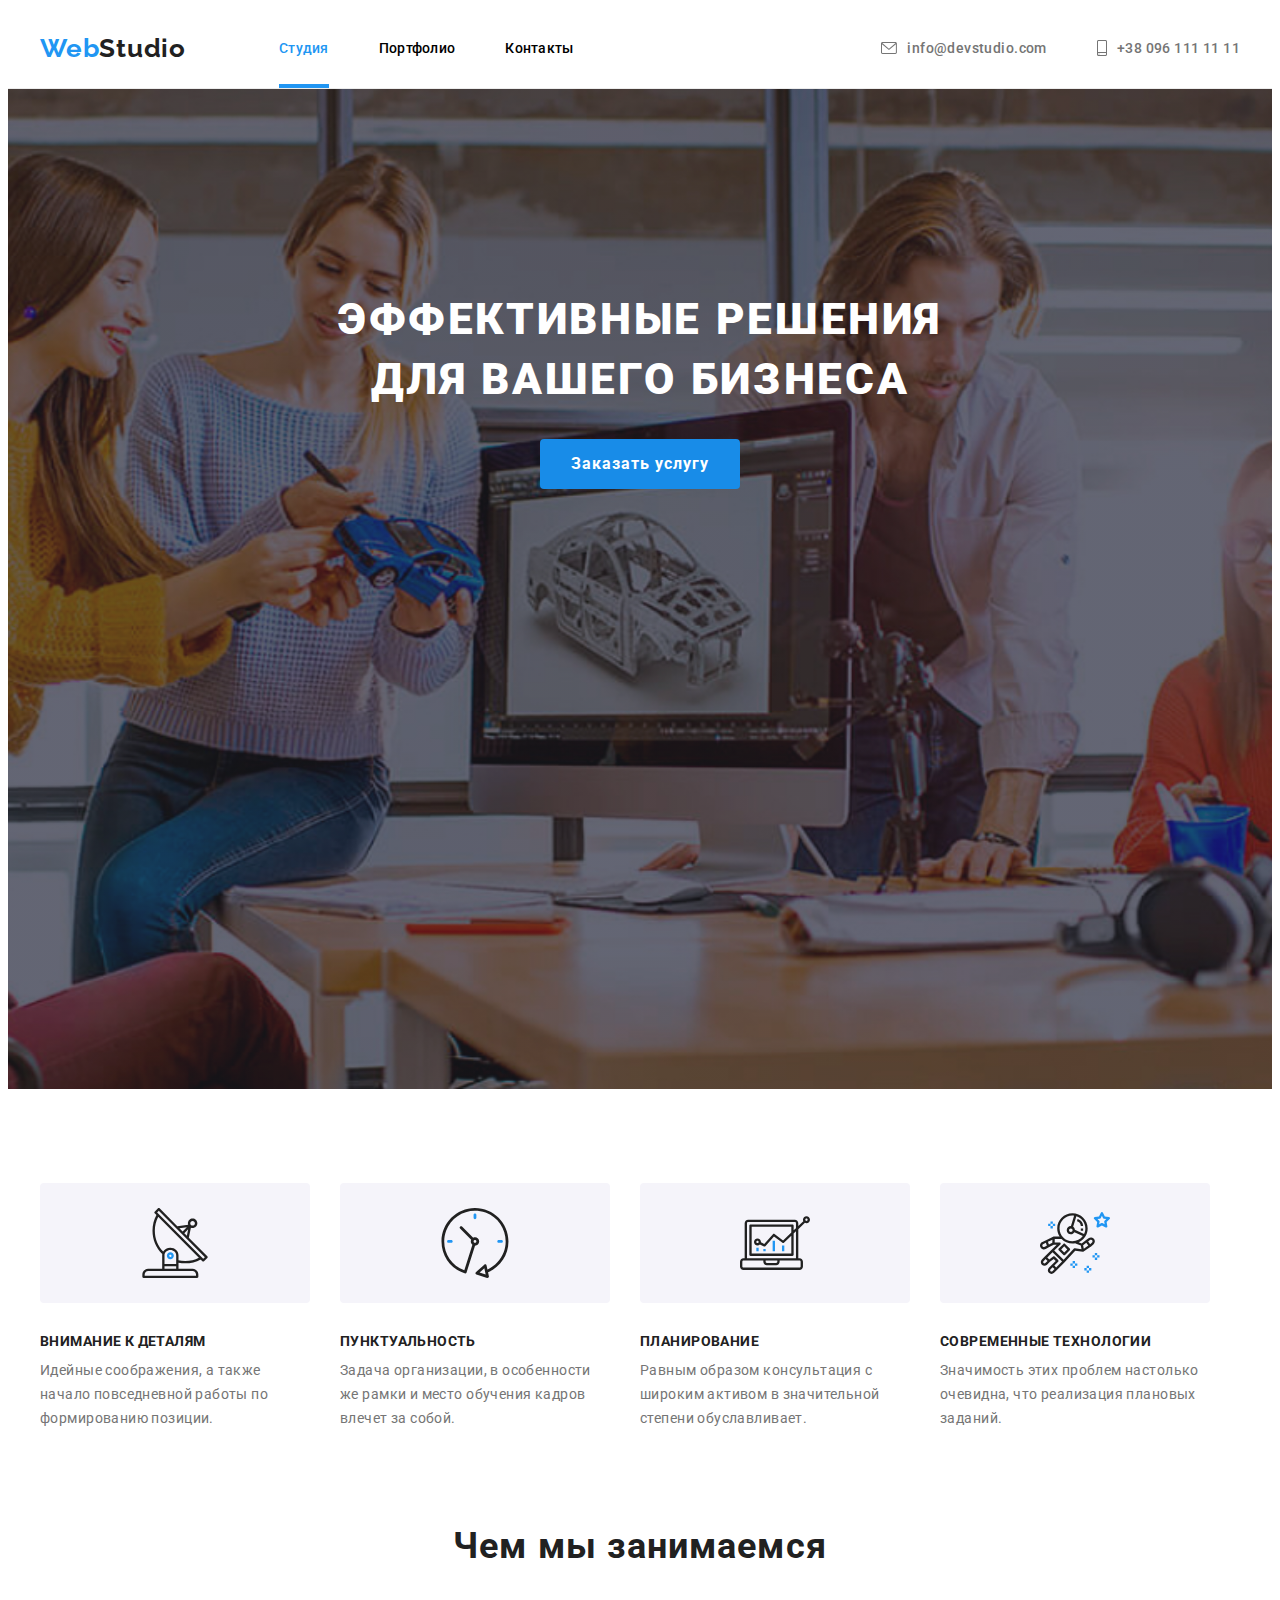
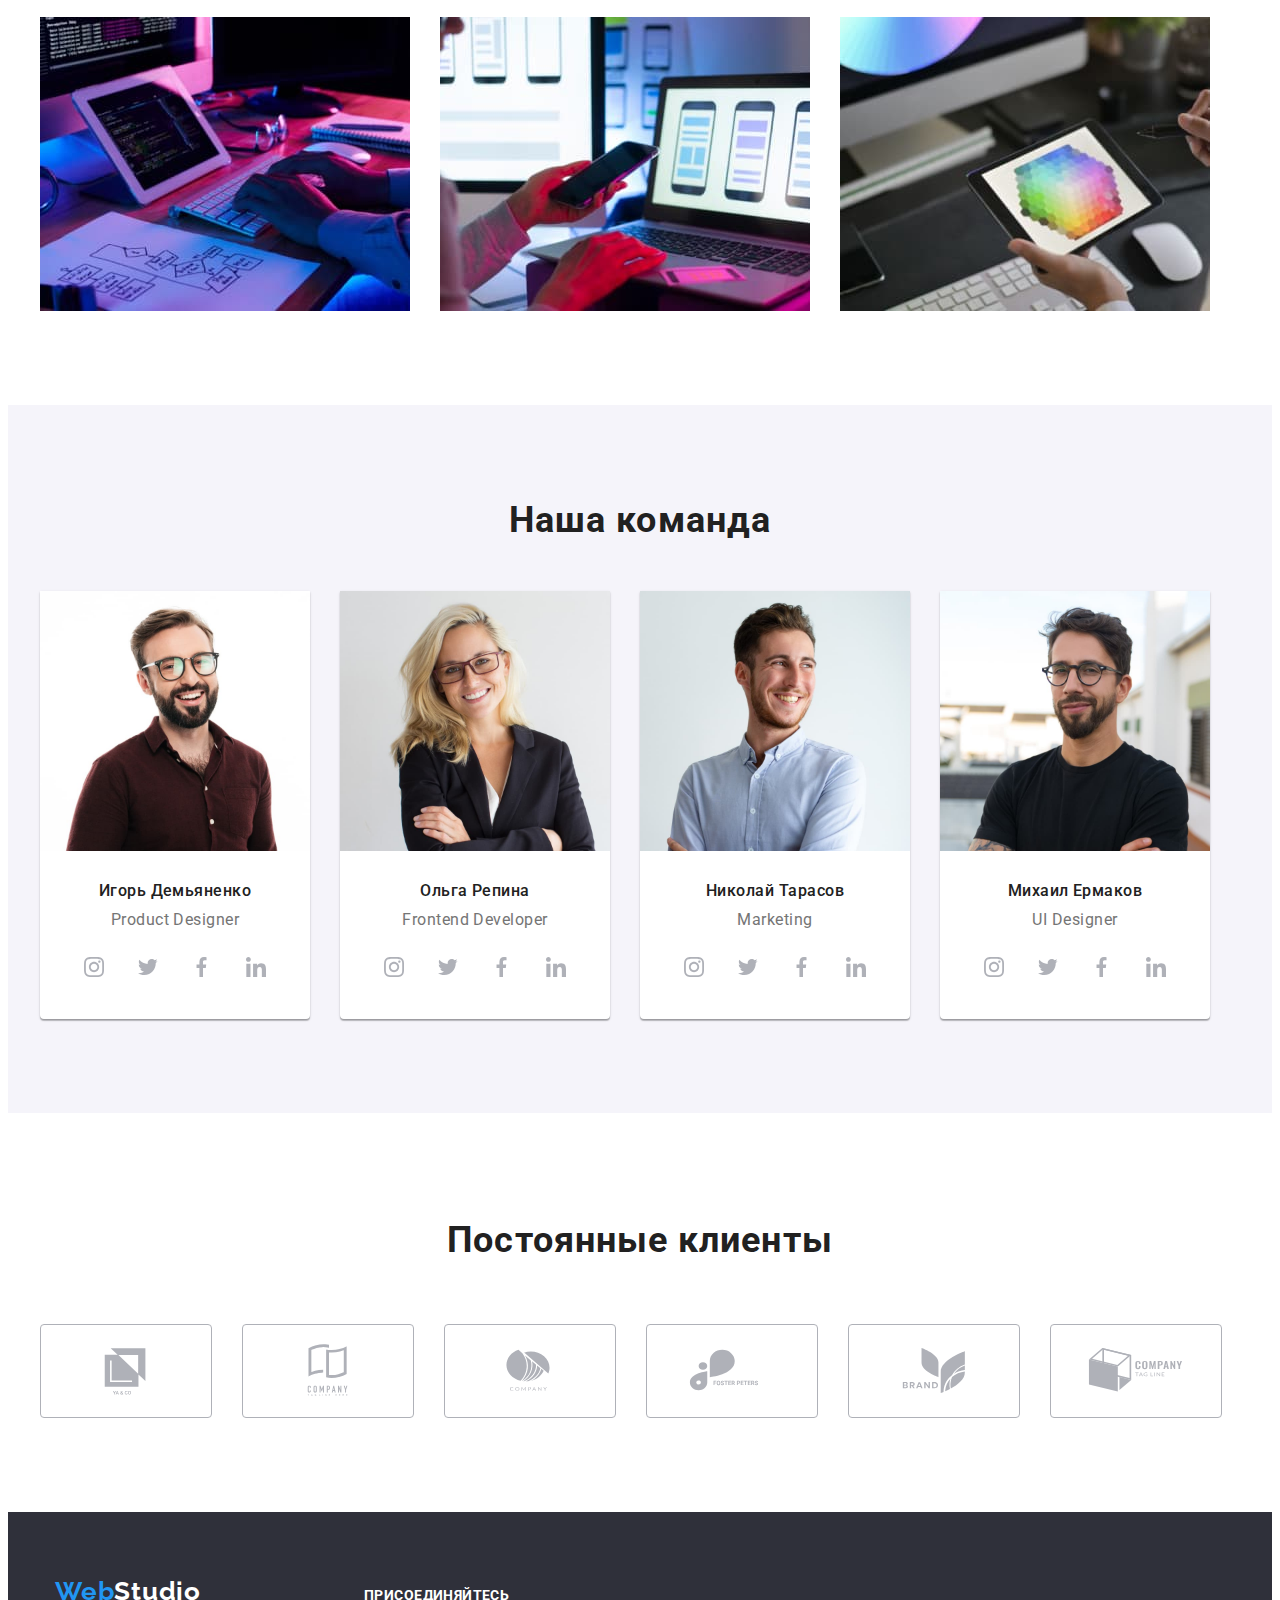
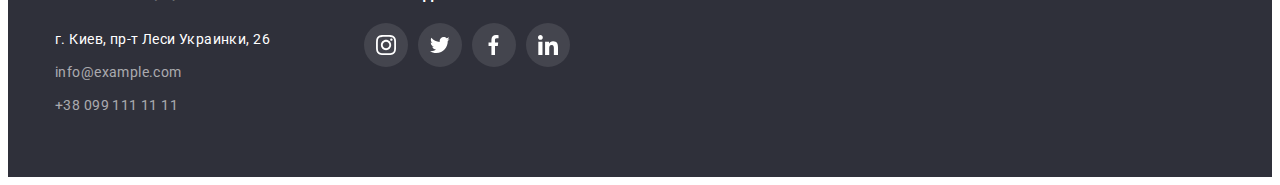
<file: index.html>
<!DOCTYPE html>
<html lang="en">
<head>
    <meta charset="UTF-8">
    <meta http-equiv="X-UA-Compatible" content="IE=edge">
    <meta name="viewport" content="width=device-width, initial-scale=1.0">
    <title>Document</title>
    <link rel="preconnect" href="https://fonts.googleapis.com">
    <link rel="preconnect" href="https://fonts.gstatic.com" crossorigin>
    <link href="https://fonts.googleapis.com/css2?family=Raleway:wght@700&family=Roboto:ital,wght@0,400;0,500;0,900;1,700&display=swap" rel="stylesheet"> 
    <link rel="stylesheet" href="https://cdnjs.cloudflare.com/ajax/libs/modern-normalize/1.1.0/modern-normalize.min.css" integrity="sha512-wpPYUAdjBVSE4KJnH1VR1HeZfpl1ub8YT/NKx4PuQ5NmX2tKuGu6U/JRp5y+Y8XG2tV+wKQpNHVUX03MfMFn9Q==" crossorigin="anonymous" referrerpolicy="no-referrer" />
    <link rel="stylesheet" href="./css/styles.css"/>
</head>
<body>
<header>
   <div class="container header-container">
     <a href="./index.html" class="logo-web">Web<span class="logo-studio">Studio</span></a>
     <nav class="nav">
       <ul class="nav-list list">
         <li class="nav-item"><a href="./index.html" class="nav-link current">Студия</a></li>
         <li class="nav-item"><a href="./portfolio.html" class="nav-link">Портфолио</a></li>
         <li class="nav-item"><a href="" class="nav-link">Контакты</a></li>
       </ul>
     </nav>   
      <ul class="header-contact-list list">
        <li class="header-contact-items">
          <a href="mailto:info@devstudio.com" class="header-contact-link">
            <svg class="icon mail"> 
            <use href="./images/hw4/svg/symbol-defs.svg#icon-mail"></use>
            </svg>
            info@devstudio.com</a>
        </li>
        <li class="header-contact-items">
          <a href="tel:+380961111111" class="header-contact-link">
            <svg  class="icon smartphone">
            <use href="./images/hw4/svg/symbol-defs.svg#icon-smartphone"></use>
        </svg>+38 096 111 11 11</a>
    </li>
      </ul>
   </div>
</header>
<main>
    <section class="hero">
       <div class="container hero-container">
         <h1 class="hero-title">Эффективные решения для вашего бизнеса</h1>
        <button type="button" class="take-to-work-btn" data-modal-open>Заказать услугу</button>
       </div>
    </section>
    <section class="credo-block section">
        <div class="container">
            <h2 class="visually-hidden">Наше кредо</h2>
        <ul class="credo-list list">
            <li class="credo-items">
                <div class="credo-box-icon">
                    <svg class="icon-credo">
                        <use href="./images/hw4/svg/credoSVG.svg#icon-spytnik" class="spytnik">
                        </use>
                    </svg>
                </div>
                <h3 class="credo-names">Внимание к деталям</h3>
                <p class="credo-text">Идейные соображения, а также начало повседневной работы по формированию позиции.</p>
            </li>
            <li class="credo-items">
                <div class="credo-box-icon">
                    <svg class="icon-credo">
                        <use href="./images/hw4/svg/credoSVG.svg#icon-clock" class="spytnik">
                        </use>
                    </svg>
                </div>
                <h3 class="credo-names">Пунктуальность</h3>
                <p class="credo-text">Задача организации, в особенности же рамки и место обучения кадров влечет за собой.</p>
            </li>
            <li class="credo-items">
                <div class="credo-box-icon">
                    <svg class="icon-credo diagram">
                        <use href="./images/hw4/svg/credoSVG.svg#icon-diagram" class="spytnik">
                        </use>
                    </svg>
                </div>
                <h3 class="credo-names">Планирование</h3>
                <p class="credo-text">Равным образом консультация с широким активом в значительной степени обуславливает.</p>
            </li>
            <li class="credo-items">
                <div class="credo-box-icon">
                    <svg class="icon-credo astronaut">
                        <use href="./images/hw4/svg/credoSVG.svg#icon-astronaut" class="spytnik">
                        </use>
                    </svg>
                </div>
                <h3 class="credo-names">Современные технологии</h3>
                <p class="credo-text">Значимость этих проблем настолько очевидна, что реализация плановых заданий.</p>
            </li>
        </ul>
        </div>
    </section>
    <section class="what-we-do-block section">
        <div class="container">
            <h2 class="title-h2">Чем мы занимаемся</h2>
           <ul class="what-we-do-list list">
            <li class="what-we-do-items">
            <img src="./images/hw1/type_on_computer.jpg" alt="type on computer" width="370" height="294">
            </li>
            <li class="what-we-do-items">
            <img src="./images/hw1/visualisation_on_mobile.jpg" alt="visualisation on mobile" width="370" height="294">
            </li>
            <li class="what-we-do-items"><img src="./images/hw1/colors_on_tab.jpg" alt="colors on tab" width="370" height="294"></li>
           </ul>       
        </div>
    </section>
    <section class="team-block section">
        <div class="container">
            <h2 class="title-h2">Наша команда</h2>
        <ul class="team-list list">
            <li class="team-items">
                <img src="./images/hw1/Igor_Demjanenko.jpg" alt="Igor Demjanenko photo" width="270" height="260">
                <div class="team-text">
                    <h3 class="team-name">Игорь Демьяненко</h3>
                    <p class="team-position">Product Designer</p>
                    <ul class="social-list list">
                        <li class="social-link-items">
                            <a href="" class="social-link">
                             <svg class="social-icon">
                                <use href="./images/hw4/svg/symbol-defs.svg#icon-instagram"></use>
                             </svg>
                            </a>
                        </li>
                        <li class="social-link-items">
                            <a href="" class="social-link">
                             <svg class="social-icon">
                                <use href="./images/hw4/svg/symbol-defs.svg#icon-twitter"></use>
                             </svg>
                            </a>
                        </li>
                        <li class="social-link-items">
                            <a href="" class="social-link">
                             <svg class="social-icon">
                                <use href="./images/hw4/svg/symbol-defs.svg#icon-facebook-1"></use>
                             </svg>
                            </a>
                        </li>
                        <li class="social-link-items">
                            <a href="" class="social-link">
                             <svg class="social-icon">
                                <use href="./images/hw4/svg/symbol-defs.svg#icon-linkedin-1-1"></use>
                             </svg>
                            </a>
                        </li>
                    </ul>
                </div>
            </li>
            <li class="team-items">
                <img src="./images/hw1/Olga_Rolina.jpg" alt="Olga Rolina photo" width="270" height="260">
                <div class="team-text">
                    <h3 class="team-name" >Ольга Репина</h3>
                    <p class="team-position">Frontend Developer</p>
                    <ul class="social-list list">
                        <li class="social-link-items">
                            <a href="" class="social-link">
                             <svg class="social-icon">
                                <use href="./images/hw4/svg/symbol-defs.svg#icon-instagram"></use>
                             </svg>
                            </a>
                        </li>
                        <li class="social-link-items">
                            <a href="" class="social-link">
                             <svg class="social-icon">
                                <use href="./images/hw4/svg/symbol-defs.svg#icon-twitter"></use>
                             </svg>
                            </a>
                        </li>
                        <li class="social-link-items">
                            <a href="" class="social-link">
                             <svg class="social-icon">
                                <use href="./images/hw4/svg/symbol-defs.svg#icon-facebook-1"></use>
                             </svg>
                            </a>
                        </li>
                        <li class="social-link-items">
                            <a href="" class="social-link">
                             <svg class="social-icon">
                                <use href="./images/hw4/svg/symbol-defs.svg#icon-linkedin-1-1"></use>
                             </svg>
                            </a>
                        </li>
                    </ul>
                </div>
            </li>
            <li class="team-items">
                <img src="./images/hw1/Nikolya_Tarasov.jpg" alt="Nikolya Tarasov photo" width="270" height="260">
                <div class="team-text">
                    <h3 class="team-name">Николай Тарасов</h3>
                    <p class="team-position">Marketing</p>
                    <ul class="social-list list">
                        <li class="social-link-items">
                            <a href="" class="social-link">
                             <svg class="social-icon">
                                <use href="./images/hw4/svg/symbol-defs.svg#icon-instagram"></use>
                             </svg>
                            </a>
                        </li>
                        <li class="social-link-items">
                            <a href="" class="social-link">
                             <svg class="social-icon">
                                <use href="./images/hw4/svg/symbol-defs.svg#icon-twitter"></use>
                             </svg>
                            </a>
                        </li>
                        <li class="social-link-items">
                            <a href="" class="social-link">
                             <svg class="social-icon">
                                <use href="./images/hw4/svg/symbol-defs.svg#icon-facebook-1"></use>
                             </svg>
                            </a>
                        </li>
                        <li class="social-link-items">
                            <a href="" class="social-link">
                             <svg class="social-icon">
                                <use href="./images/hw4/svg/symbol-defs.svg#icon-linkedin-1-1"></use>
                             </svg>
                            </a>
                        </li>
                    </ul>
                </div>
            </li>
            <li class="team-items">
                <img src="./images/hw1/Michael_Ermakov.jpg" alt="Michael Ermakov photo" width="270" height="260">
                <div class="team-text">
                    <h3 class="team-name">Михаил Ермаков</h3>
                    <p class="team-position">UI Designer</p>
                   <ul class="social-list list">
                        <li class="social-link-items">
                            <a href="" class="social-link">
                             <svg class="social-icon">
                                <use href="./images/hw4/svg/symbol-defs.svg#icon-instagram"></use>
                             </svg>
                            </a>
                        </li>
                        <li class="social-link-items">
                            <a href="" class="social-link">
                             <svg class="social-icon">
                                <use href="./images/hw4/svg/symbol-defs.svg#icon-twitter"></use>
                             </svg>
                            </a>
                        </li>
                        <li class="social-link-items">
                            <a href="" class="social-link">
                             <svg class="social-icon">
                                <use href="./images/hw4/svg/symbol-defs.svg#icon-facebook-1"></use>
                             </svg>
                            </a>
                        </li>
                        <li class="social-link-items">
                            <a href="" class="social-link">
                             <svg class="social-icon">
                                <use href="./images/hw4/svg/symbol-defs.svg#icon-linkedin-1-1"></use>
                             </svg>
                            </a>
                        </li>
                    </ul>
                </div>
            </li>
        </ul>
        </div>
    </section>
    <section class="section">
        <div class="container">
            <h2 class="h2-clients">Постоянные клиенты</h2>
            <ul class="clients-list">
                <li class="clients-items"><a href="" class="client-link">
                    <svg class="clients-icon">
                        <use href="./images/hw4/svg/symbol-defs.svg#icon-compani1">
                        </use>
                    </svg>
                </a></li>
                <li class="clients-items"><a href="" class="client-link">
                    <svg class="clients-icon">
                        <use href="./images/hw4/svg/symbol-defs.svg#icon-compani2">
                        </use>
                    </svg>
                </a></li>
                <li class="clients-items"><a href="" class="client-link">
                    <svg class="clients-icon">
                        <use href="./images/hw4/svg/symbol-defs.svg#icon-compani3">
                        </use>
                    </svg>
                </a></li>
                <li class="clients-items"><a href="" class="client-link">
                    <svg class="clients-icon">
                        <use href="./images/hw4/svg/symbol-defs.svg#icon-compani4">
                        </use>
                    </svg>
                </a></li>
                <li class="clients-items"><a href="" class="client-link">
                    <svg class="clients-icon">
                        <use href="./images/hw4/svg/symbol-defs.svg#icon-compani5">
                        </use>
                    </svg>
                </a></li>
                <li class="clients-items"><a href="" class="client-link">
                    <svg class="clients-icon">
                        <use href="./images/hw4/svg/symbol-defs.svg#icon-compani6">
                        </use>
                    </svg>
                </a></li>
            </ul>
        </div>
    </section>
</main>
<footer>
    <div class="container footer-conteiner">
        <div class="address">
            <a href="./index.html" class="logo-web-footer">Web<span class="logo-studio-footer">Studio</span></a> 
     <address class="addres-footer">
         <ul class="address-list list">
            <li class="address-items">
                <a href="https://goo.gl/maps/Pk6M8Hwn7Ymns1E6A" target="_blank" rel="noopener, nofollow" class="address-map">г. Киев, пр-т Леси Украинки, 26</a>
            </li>
            <li class="address-items">
                <a href="mailto:info@example.com" class="address-mail">info@example.com</a>
            </li>
            <li class="address-items">
                <a href="tel:+380991111111" class="address-tel">+38 099 111 11 11</a>
            </li>
        </ul>
     </address>
        </div>
      <div class="join-us">
        <h3 class="h3-footer">Присоединяйтесь</h3>
        <ul class="social-list-footer list">
            <li class="social-link-items-footer">
                <a href="" class="social-link-footer">
                 <svg class="social-icon-footer">
                    <use href="./images/hw4/svg/symbol-defs.svg#icon-instagram"></use>
                 </svg>
                </a>
            </li>
            <li class="social-link-items-footer">
                <a href="" class="social-link-footer">
                 <svg class="social-icon-footer">
                    <use href="./images/hw4/svg/symbol-defs.svg#icon-twitter"></use>
                 </svg>
                </a>
            </li>
            <li class="social-link-items-footer">
                <a href="" class="social-link-footer">
                 <svg class="social-icon-footer">
                    <use href="./images/hw4/svg/symbol-defs.svg#icon-facebook-1"></use>
                 </svg>
                </a>
            </li>
            <li class="social-link-items-footer">
                <a href="" class="social-link-footer">
                 <svg class="social-icon-footer">
                    <use href="./images/hw4/svg/symbol-defs.svg#icon-linkedin-1-1"></use>
                 </svg>
                </a>
            </li>
        </ul>
      </div>
     </div>     
</footer>
<div class="backdrop is-hidden" data-modal>
    <div class="modal">
        <button type="button" class="modal-close" data-modal-close>
            <svg class="close-icon">
                <use href="./images/hw4/svg/X.svg#icon-close-black-18dp"></use>
            </svg>
        </button>
    </div>
</div>
<script src="./js/modal.js"></script>
</body>
</html>
</file>
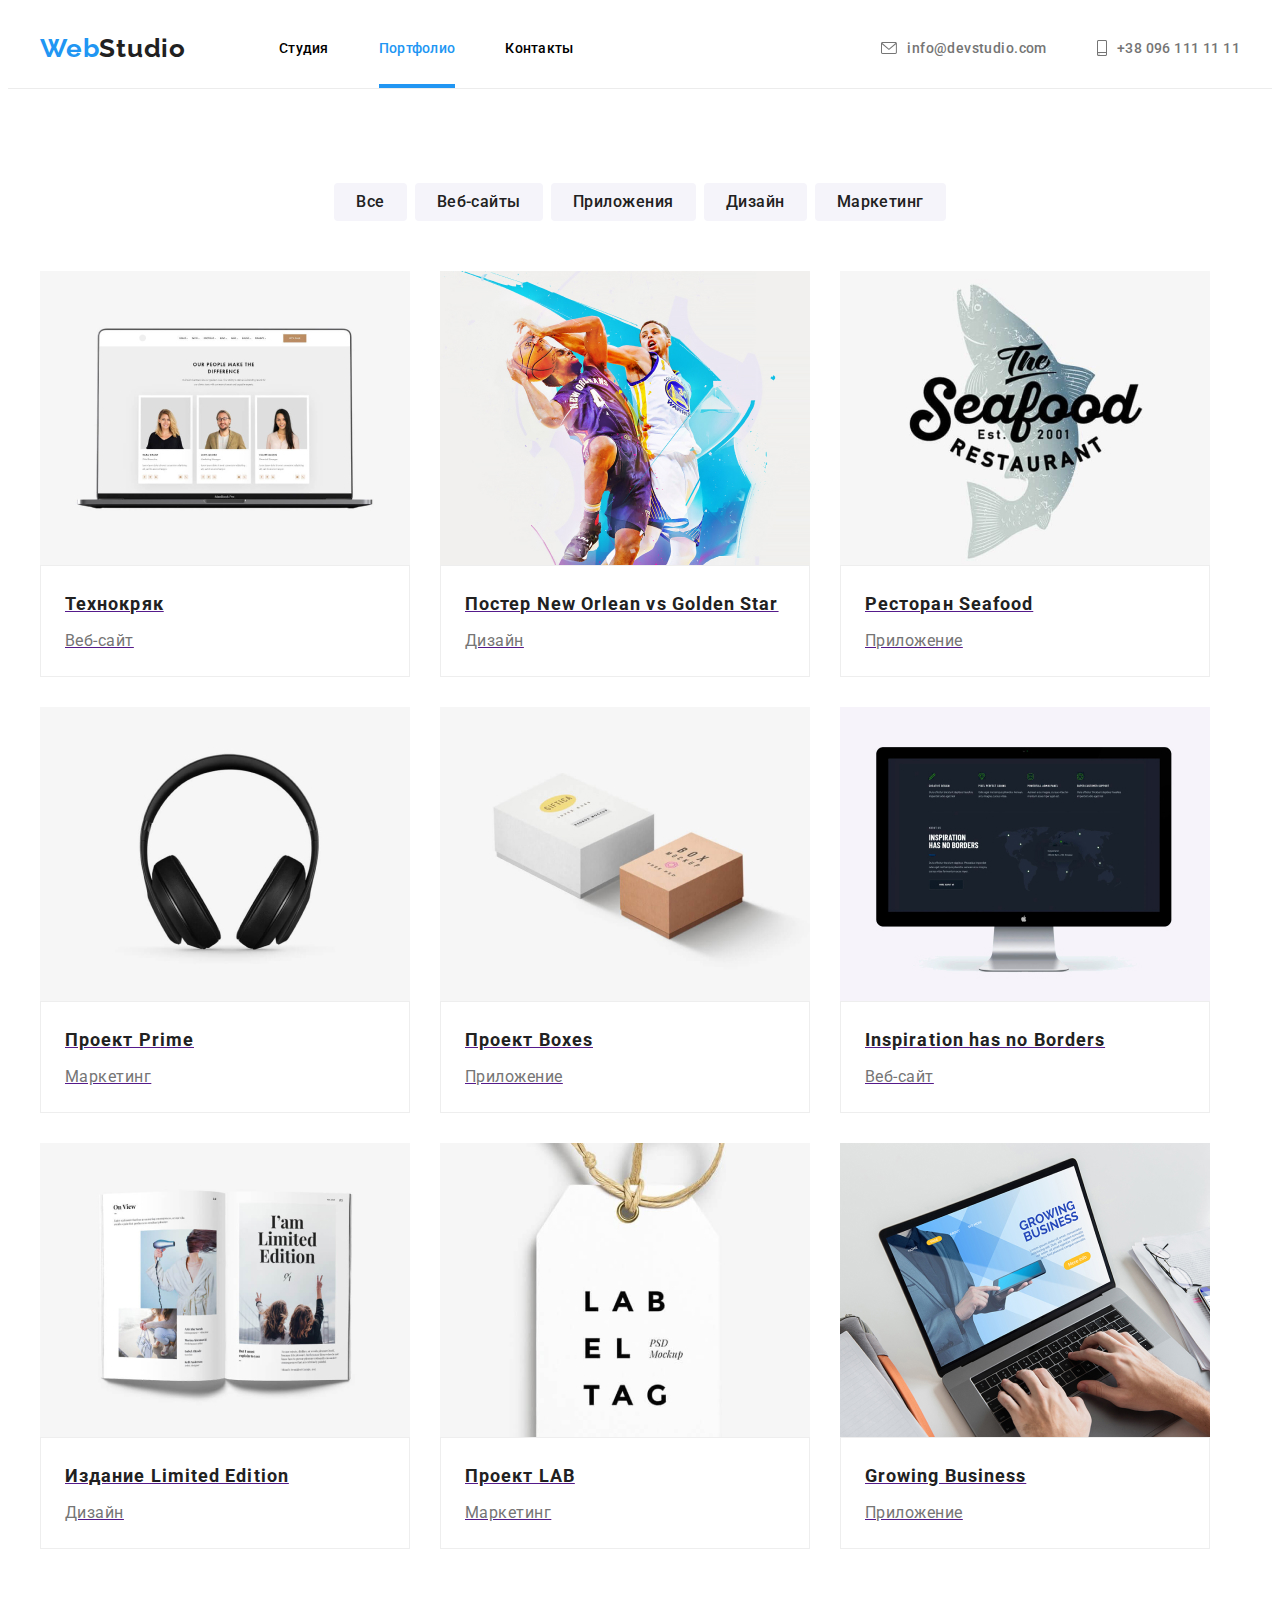
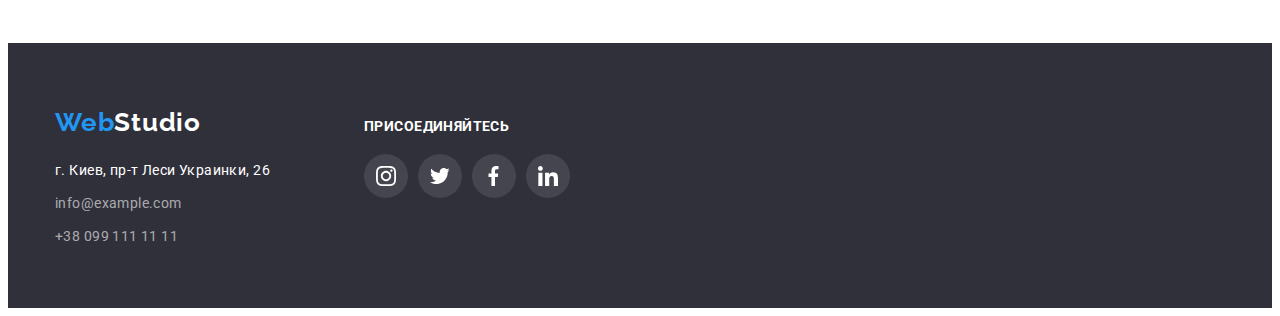
<file: portfolio.html>
<!DOCTYPE html>
<html lang="en">
<head>
    <meta charset="UTF-8">
    <meta http-equiv="X-UA-Compatible" content="IE=edge">
    <meta name="viewport" content="width=device-width, initial-scale=1.0">
    <title>Document</title>
    <link rel="preconnect" href="https://fonts.googleapis.com">
    <link rel="preconnect" href="https://fonts.gstatic.com" crossorigin>
    <link href="https://fonts.googleapis.com/css2?family=Raleway:wght@700&family=Roboto:ital,wght@0,400;0,500;0,900;1,700&display=swap" rel="stylesheet"> 
    <link rel="stylesheet" href="https://cdnjs.cloudflare.com/ajax/libs/modern-normalize/1.1.0/modern-normalize.min.css" integrity="sha512-wpPYUAdjBVSE4KJnH1VR1HeZfpl1ub8YT/NKx4PuQ5NmX2tKuGu6U/JRp5y+Y8XG2tV+wKQpNHVUX03MfMFn9Q==" crossorigin="anonymous" referrerpolicy="no-referrer" />
    <link rel="stylesheet" href="./css/styles.css"/>
</head>
<body>
    <header>
        <div class="container header-container">
          <a href="./index.html" class="logo-web">Web<span class="logo-studio">Studio</span></a>
          <nav class="nav">
            <ul class="nav-list list">
              <li class="nav-item"><a href="./index.html" class="nav-link">Студия</a></li>
              <li class="nav-item"><a href="./portfolio.html" class="nav-link current">Портфолио</a></li>
              <li class="nav-item"><a href="" class="nav-link">Контакты</a></li>
            </ul>
          </nav>   
           <ul class="header-contact-list list">
             <li class="header-contact-items">
               <a href="mailto:info@devstudio.com" class="header-contact-link">
                 <svg class="icon mail"> 
                 <use href="./images/hw4/svg/symbol-defs.svg#icon-mail"></use>
                 </svg>
                 info@devstudio.com</a>
             </li>
             <li class="header-contact-items">
               <a href="tel:+380961111111" class="header-contact-link">
                 <svg  class="icon smartphone">
                 <use href="./images/hw4/svg/symbol-defs.svg#icon-smartphone"></use>
             </svg>+38 096 111 11 11</a>
         </li>
           </ul>
        </div>
     </header>
    <main>
        <section class="section portfolio">
       <div class="container portfolio-conteiner">
             <h1 class="visually-hidden">Страница Портфолио</h1>
        <ul class="portfolio-fillter list">
            <li class="fillter-items"><button type="button" class="btn filter-btn">Все</button></li>
            <li class="fillter-items"><button type="button" class="btn filter-btn">Веб-сайты</button></li>
            <li class="fillter-items"><button type="button" class="btn filter-btn">Приложения</button></li>
            <li class="fillter-items"><button type="button" class="btn filter-btn">Дизайн</button></li>
            <li class="fillter-items"><button type="button" class="btn filter-btn">Маркетинг</button></li>
        </ul>
        <ul class="portfolio-list list">
            <li class="portfolio-item">
                <a href="" class="portfolio-link">
                    <div class="portfolio-thumb">
                        <img class="portfolio-photo" src="./images/hw2/1.jpg" alt="laptop-with-portfolio">
                       <div class="portfolio-phototext-box">
                        <h2 class="portfolio-phototext">
                            Ресурс пропонує комплексні пропозиції
                            з різним рівнем функціоналу та сервісів.
                            Все це дозволить відвідувачу отримати вичерпні
                            відомості про компанію чи приватну особу.
                        </h2>
                       </div>
                    </div>
                 <div class="portgolio-text">
                    <h2 class="portfolio-h2">Технокряк</h2>
                    <p class="portfolio-p">Веб-сайт</p>
                 </div>
                </a>
            </li>
            <li class="portfolio-item">
                <a href="" class="portfolio-link">
                    <div class="portfolio-thumb">
                     <img class="portfolio-photo" src="./images/hw2/2.jpg" alt="baskcetball-playrs"> 
                       <div class="portfolio-phototext-box">
                        <h2 class="portfolio-phototext">
                            Ресурс пропонує комплексні пропозиції
                            з різним рівнем функціоналу та сервісів.
                            Все це дозволить відвідувачу отримати вичерпні
                            відомості про компанію чи приватну особу.
                        </h2>
                       </div>
                    </div>
                     <div class="portgolio-text">
                    <h2 class="portfolio-h2">Постер New Orlean vs Golden Star</h2>
                    <p class="portfolio-p">Дизайн</p>
                 </div>
                </a>
            </li>
            <li class="portfolio-item">
                <a href="" class="portfolio-link">
                    <div class="portfolio-thumb">
                        <img class="portfolio-photo" src="./images/hw2/3.jpg" alt="logo-seafood-restaurant">
                          <div class="portfolio-phototext-box">
                           <h2 class="portfolio-phototext">
                               Ресурс пропонує комплексні пропозиції
                               з різним рівнем функціоналу та сервісів.
                               Все це дозволить відвідувачу отримати вичерпні
                               відомості про компанію чи приватну особу.
                           </h2>
                          </div>
                       </div>
                 <div class="portgolio-text">
                    <h2 class="portfolio-h2">Ресторан Seafood</h2>
                    <p class="portfolio-p">Приложение</p>
                 </div>
                </a>
            </li>
            <li class="portfolio-item">
                <a href="" class="portfolio-link">
                    <div class="portfolio-thumb">
                        <img class="portfolio-photo" src="./images/hw2/4.jpg" alt="headphones">
                          <div class="portfolio-phototext-box">
                           <h2 class="portfolio-phototext">
                               Ресурс пропонує комплексні пропозиції
                               з різним рівнем функціоналу та сервісів.
                               Все це дозволить відвідувачу отримати вичерпні
                               відомості про компанію чи приватну особу.
                           </h2>
                          </div>
                       </div>
                 <div class="portgolio-text">
                    <h2 class="portfolio-h2">Проект Prime</h2>
                    <p class="portfolio-p">Маркетинг</p>
                 </div>
                </a>
            </li>
            <li class="portfolio-item">
                <a href="" class="portfolio-link">
                    <div class="portfolio-thumb">
                        <img class="portfolio-photo" src="./images/hw2/5.jpg" alt="boxes">
                          <div class="portfolio-phototext-box">
                           <h2 class="portfolio-phototext">
                               Ресурс пропонує комплексні пропозиції
                               з різним рівнем функціоналу та сервісів.
                               Все це дозволить відвідувачу отримати вичерпні
                               відомості про компанію чи приватну особу.
                           </h2>
                          </div>
                       </div>
                 <div class="portgolio-text">
                    <h2 class="portfolio-h2">Проект Boxes</h2>
                    <p class="portfolio-p">Приложение</p>
                 </div>
                </a>
            </li>
            <li class="portfolio-item">
                <a href="" class="portfolio-link">
                    <div class="portfolio-thumb">
                        <img class="portfolio-photo" src="./images/hw2/6.jpg" alt="monitor">
                          <div class="portfolio-phototext-box">
                           <h2 class="portfolio-phototext">
                               Ресурс пропонує комплексні пропозиції
                               з різним рівнем функціоналу та сервісів.
                               Все це дозволить відвідувачу отримати вичерпні
                               відомості про компанію чи приватну особу.
                           </h2>
                          </div>
                       </div>
                 <div class="portgolio-text">
                    <h2 class="portfolio-h2">Inspiration has no Borders</h2>
                    <p class="portfolio-p">Веб-сайт</p>
                 </div>
                </a>
            </li>
            <li class="portfolio-item">
                <a href="" class="portfolio-link">
                    <div class="portfolio-thumb">
                        <img class="portfolio-photo" src="./images/hw2/7.jpg" alt="photo-magazine">
                          <div class="portfolio-phototext-box">
                           <h2 class="portfolio-phototext">
                               Ресурс пропонує комплексні пропозиції
                               з різним рівнем функціоналу та сервісів.
                               Все це дозволить відвідувачу отримати вичерпні
                               відомості про компанію чи приватну особу.
                           </h2>
                          </div>
                       </div>
                 <div class="portgolio-text">
                    <h2 class="portfolio-h2">Издание Limited Edition</h2>
                    <p class="portfolio-p">Дизайн</p>
                 </div>
                </a>
            </li>
            <li class="portfolio-item">
                <a href="" class="portfolio-link">
                    <div class="portfolio-thumb">
                        <img class="portfolio-photo" src="./images/hw2/8.jpg" alt="lab-el-tag">
                          <div class="portfolio-phototext-box">
                           <h2 class="portfolio-phototext">
                               Ресурс пропонує комплексні пропозиції
                               з різним 0рівнем функціоналу та сервісів.
                               Все це дозволить відвідувачу отримати вичерпні
                               відомості про компанію чи приватну особу.
                           </h2>
                          </div>
                       </div>
                 <div class="portgolio-text">
                    <h2 class="portfolio-h2">Проект LAB</h2>
                    <p class="portfolio-p">Маркетинг</p>
                 </div>
                </a>
            </li>
            <li class="portfolio-item">
                <a href="" class="portfolio-link">
                    <div class="portfolio-thumb">
                        <img class="portfolio-photo" src="./images/hw2/9.jpg" alt="work-on-laptop">
                          <div class="portfolio-phototext-box">
                           <h2 class="portfolio-phototext">
                               Ресурс пропонує комплексні пропозиції
                               з різним рівнем функціоналу та сервісів.
                               Все це дозволить відвідувачу отримати вичерпні
                               відомості про компанію чи приватну особу.
                           </h2>
                          </div>
                       </div>
                 <div class="portgolio-text">
                    <h2 class="portfolio-h2">Growing Business</h2>
                    <p class="portfolio-p">Приложение</p>
                 </div>
                </a>
            </li>
        </ul>
       </div>
        </section>
    </main>
    <footer>
        <div class="container footer-conteiner">
            <div class="address">
                <a href="./index.html" class="logo-web-footer">Web<span class="logo-studio-footer">Studio</span></a> 
         <address class="addres-footer">
             <ul class="address-list list">
                <li class="address-items">
                    <a href="https://goo.gl/maps/Pk6M8Hwn7Ymns1E6A" target="_blank" rel="noopener, nofollow" class="address-map">г. Киев, пр-т Леси Украинки, 26</a>
                </li>
                <li class="address-items">
                    <a href="mailto:info@example.com" class="address-mail">info@example.com</a>
                </li>
                <li class="address-items">
                    <a href="tel:+380991111111" class="address-tel">+38 099 111 11 11</a>
                </li>
            </ul>
         </address>
            </div>
          <div class="join-us">
            <h3 class="h3-footer">Присоединяйтесь</h3>
            <ul class="social-list-footer list">
                <li class="social-link-items-footer">
                    <a href="" class="social-link-footer">
                     <svg class="social-icon-footer">
                        <use href="./images/hw4/svg/symbol-defs.svg#icon-instagram"></use>
                     </svg>
                    </a>
                </li>
                <li class="social-link-items-footer">
                    <a href="" class="social-link-footer">
                     <svg class="social-icon-footer">
                        <use href="./images/hw4/svg/symbol-defs.svg#icon-twitter"></use>
                     </svg>
                    </a>
                </li>
                <li class="social-link-items-footer">
                    <a href="" class="social-link-footer">
                     <svg class="social-icon-footer">
                        <use href="./images/hw4/svg/symbol-defs.svg#icon-facebook-1"></use>
                     </svg>
                    </a>
                </li>
                <li class="social-link-items-footer">
                    <a href="" class="social-link-footer">
                     <svg class="social-icon-footer">
                        <use href="./images/hw4/svg/symbol-defs.svg#icon-linkedin-1-1"></use>
                     </svg>
                    </a>
                </li>
            </ul>
          </div>
         </div>     
    </footer>
</body>
</file>
<file: css/styles.css>
:root{
   --logo-web-color: #2196F3;
   --footer-background-color: #2F303A;
   --text-color: #757575;
   --title-color: #212121;
   --header-background-color:#FFFFFF;
   --team-backgroun-color: #F5F4FA;
   --main-background-color:#E5E5E5;
   --phpto-background-color:#EEEEEE;
}
/* body */
body {
    font-family: 'Roboto', 'sans-serif' ;
    color: #212121;
    font-size: 14px;
    letter-spacing: 0.03em;
    background: var(--header-background-color)
}
header {
   border-bottom: 1px solid #ECECEC;
}
p, h1, h2, h3 {
   margin: 0;
}
ul {
   margin: 0;
   padding-left: 0;
}
.container {
   width: 1200px;
   margin: 0 auto;
   padding: 0 15px;
  
}
.section {
   padding-top: 94px;
   padding-bottom: 94px;
}
img {
   display: block;
   max-width: 100%;
   height: auto;
}
.btn {
   font-family: 'Roboto';
   font-style: normal;
   font-weight: 500;
   font-size: 16px;
   line-height: 26px;
   text-align: center;
   letter-spacing: 0.03em;
   padding: 6px 22px;
   color: var(--title-color);
   background-color: #F5F4FA;;
   cursor: pointer;
   border: none;
   border-radius: 4px;
 }
.list {
   list-style: none;
}


/* header-container */


.header-container {
   height: 80px;
   display: flex;
   align-items: center;
}

/* logo */

.logo-web {
   font-family: 'Raleway';
   font-style: normal;
   font-weight: 700;
   font-size: 26px;
   line-height: 1.19;
   letter-spacing: 0.03em;
   color: var(--logo-web-color);
   text-decoration: none;
   margin-right: 93px;
}
.logo-web-footer{  
   font-family: 'Raleway';
   font-style: normal;
   font-weight: 700;
   font-size: 26px;
   line-height: 1.19;
   letter-spacing: 0.03em;
   color: var(--logo-web-color);
   text-decoration: none;
   margin-right: 93px;
}
.logo-studio {
    color: #212121;
    text-decoration: none;
}
.logo-studio-footer {
   font-family: 'Raleway';
   font-style: normal;
   font-weight: 700;
   font-size: 26px;
   line-height: 1.19;
   letter-spacing: 0.03em;
   color: var(--logo-web-color);
   text-decoration: none;
   color: white;
}
.logo-web:hover, .logo-web:focus{
   color: var(--logo-web-color);
}
.logo-studio:hover, .logo-studio:focus {
   color: var(--logo-web-color);
}
.logo-studio-footer:hover, .logo-studio-footer:focus {
   color: #2196F3
}

/* menu-nav */
.nav-list { 
   list-style: none;
   display: flex;
}
.nav-item:not(:last-child){
margin-right: 50px; 
position: relative;
}
.nav-link {
    font-family: 'Roboto';
    font-style: normal;
    font-weight: 500;
    font-size: 14px;
    line-height: 16px;
    letter-spacing: 0.02em;
    color: #000000;
    text-decoration: none;
}
.nav-link.current::after {
   content: "";
   display: block;
   position: absolute;
   width: 100%;
   height: 4px;
   background-color: #2196F3;
   top: 44px;
}
.nav-list>.nav-item:last-child {
   margin-right: 0;
}
 .nav-link:hover, .nav-link:focus {
    color:#2196F3;
 }
 .current {
   color: #2196F3;
 }
 .header-contact-list {
   display: flex;  
   margin-left: auto;
 }
 .header-contact-items + .header-contact-items {
   margin-left: 50px;
   
 }
 .header-contact-link {
    text-decoration: none;
    color: #757575;
    font-weight: 500;
    display: flex;
    align-items: center;
  }
  .header-contact-link:hover, .header-contact-link:focus {
    color:var(--logo-web-color);
 }

.icon {
  margin-right: 10px;
  fill: currentColor;
}

.smartphone {
   width: 10px;
   height: 16px;
   
}
.mail {
   width: 16px;
   height: 12px;
}
 
 
 /* first-block */

 .hero {  
   background-image: 
   linear-gradient(to right,rgba(47, 48, 58, 0.4), rgba(47, 48, 58, 0.4)),   url(../images/hw4/herobackground.jpg); 
   background-color: var(--footer-background-color);
   max-width: 1600px;
   height: 600px;
   margin: 0 auto;
   background-size: cover;
   background-position: center;
   background-repeat: no-repeat;
   padding: 200px 0;
   text-align: center;    
 }

 .hero-title {
    font-family: 'Roboto';
    font-style: normal;
    font-weight: 900;
    font-size: 44px;
    line-height: 60px;
    text-align: center;
    letter-spacing: 0.06em;
    text-transform: uppercase;
    color: #FFFFFF;
    width: 696px;
    margin: 0 auto;
 }
 
 .take-to-work-btn {  
    font-family: 'Roboto';
    font-style: normal;
    font-weight: 700;
    font-size: 16px;
    line-height: 1.88;
    padding: 10px 31px;
    border: none;
    border-radius: 4px;
    cursor: pointer;
    text-align: center;
    letter-spacing: 0.06em;
    background-color:#2196F3;
    color: #FFFFFF;
    min-width: 200px;
    margin-top: 30px;
 
 }
 .btn:hover, .btn:focus, .take-to-work-btn {
    background-color: #188ce8;
    color: #FFFFFF; 
 }
 
  /* credo-block */
 .credo-list {
   display: flex;
   margin: 0 auto;
 }
 .visually-hidden {
  position: absolute;
  width: 1px;
  height: 1px;
  margin: -1px;
  border: 0;
  padding: 0;
  
  white-space: nowrap;
  clip-path: inset(100%);
  clip: rect(0 0 0 0);
  overflow: hidden;
}
.credo-items {
   text-decoration: none;
   width: 270px;
 }
 .credo-items:not(:first-child){
   margin-left: 30px;
 }
 .credo-names {
    font-family: 'Roboto';
    font-style: normal;
    font-weight: 700;
    font-size: 14px;
    line-height: 16px;
    letter-spacing: 0.03em;
    text-transform: uppercase;
    color: #212121;
    margin-bottom: 10px;
 }
 .credo-text {
   font-family: 'Roboto';
   font-style: normal;
   font-weight: 400;
   font-size: 14px;
   line-height: 1.71;
   letter-spacing: 0.03em;
   color: #757575;
 }
 .icon-credo {   
   width: 70px;
   height: 70px;   
  


 }
 .credo-box-icon {
   background: #F5F4FA;
   width: 270px;
   height: 120px;
   border-radius: 4px;
   margin-bottom: 30px;
   display: flex;
   align-items: center;
   justify-content: center;
 } 
 .icon-clock {
   margin-top: 25px;
   margin-left: 25px;
 }


 /* what-we-do-block */
 .what-we-do-block {
   padding-top: 0;
 }
 .what-we-do-list {
   display: flex;     
 }
 .what-we-do-items {
  text-decoration: none;
 }
 .what-we-do-items:not(:first-child) {
   margin-left: 30px;
 }
 .what-we-do-block>img {
    width: 370px;
    height: 294px;
    padding-bottom: 94px; 
 }
 .title-h2 {
    font-weight: 700;
    font-size: 36px;
    line-height: 42px;
    text-align: center;
    letter-spacing: 0.03em;
    color: var(--title-color);
    margin-bottom: 50px;
 }
 /* team-block */
 .team-block {
   background: var(--team-backgroun-color);
   margin-bottom: 0;  
 }
 .team-list {
   display: flex;
   
 } 
 .team-items {
   box-shadow: 0px 1px 3px rgba(0, 0, 0, 0.12), 0px 1px 1px rgba(0, 0, 0, 0.14), 0px 2px 1px rgba(0, 0, 0, 0.2);
   border-radius: 0px 0px 4px 4px;
   background-color: var(--header-background-color);
 }
 .team-items:not(:first-child) {
   margin-left: 30px;
   
 }
 .team-name {
   font-weight: 500;
   font-size: 16px;
   line-height: 19px;
   margin-bottom: 10px;
   text-align: center;
   letter-spacing: 0.03em;
   color: #212121;
   background-color: #fff;
 }
 .team-position {
   font-family: 'Roboto';
   font-style: normal;
   font-weight: 400;
   font-size: 16px;
   line-height: 19px;
   text-align: center;
   letter-spacing: 0.03em;
   color: #757575;
   background-color: #fff;
 }
 .team-text {
   padding-top: 30px;
   padding-bottom: 30px;
 }
 .social-list {
   margin-top: 16px;
   gap: 10px;
   display: flex;
   justify-content: center;
   
 }
 .social-link {
   background-color: #fff;
   width: 44px;
   height: 44px;
   border-radius: 50%;
   color: #AFB1B8;
   display: flex;
   align-items: center;
   justify-content: center;
 }
 .social-icon {
   width:20px;
   height: 20px;
   fill:currentColor;
}
.social-link:hover {
   
   color:#FFFFFF;
   background: #2196F3;
  
}
.social-link:focus {
   
   background: #2196F3;
   color: #FFFFFF;
  
}

/* Clients */
.clients-conteiner {
  
   align-items: center;
}
.h2-clients {
   font-family: 'Roboto';
   font-style: normal;
   font-weight: 700;
   font-size: 36px;
   line-height: 1.88;
   text-align: center;
   letter-spacing: 0.03em;
   color: #212121;
   margin-bottom: 50px;
}
.clients-list {
   display: flex;
   gap: 30px;
   list-style: none;
  
}
.client-link {
   width: 170px;
   height: 92px;
   color:  #AFB1B8;
   border: 1px solid #AFB1B8;
   border-radius: 4px;
   display: flex;
   align-items: center;
   justify-content: center;
}
.clients-icon {
   width: 106px;
   height: 60px;
   fill:currentColor;
}
.client-link:hover  {
   border: 1px solid #2196F3;
   color: #2196F3;
}
.client-link:focus{
   border: 1px solid #2196F3;
   color: #2196F3;
}
 /* fotter */
 footer {
    background-color: #2F303A;
    padding-top: 60px;
    padding-bottom: 60px;
    
 }
 .footer-conteiner {
   display: flex;
   align-items: baseline;
   box-sizing: border-box;
   
 }

 .address-items:not(:last-child) {
   margin-bottom: 9px;
 }
 .addres-footer {
   margin-top: 20px;
 }
 .address-map {
    font-family: 'Roboto';
    font-style: normal;
    font-weight: 400;
    font-size: 14px;
    line-height: 24px;
    letter-spacing: 0.03em;
    color: #FFFFFF;
    text-decoration: none;
 }
 .address-mail, .address-tel {
    font-family: 'Roboto';
    font-style: normal;
    font-weight: 400;
    font-size: 14px;
    line-height: 24px;
    letter-spacing: 0.03em;
    color: rgba(255, 255, 255, 0.6);
    text-decoration: none;
 }
 .address-map:hover {
   color:  #2196F3;
 }
 .address-map:focus {
   color:  #2196F3;
 }
.address-mail:hover {
   color:  #2196F3;
}
.address-mail:focus {
   color:  #2196F3;
}
.address-tel:hover {
   color:  #2196F3;
}
.address-tel:focus {
   color:  #2196F3;
}
.join-us {
   margin-left: 70px;
}
.h3-footer {
   width: 116px;
   height: 16px;
   font-family: 'Roboto';
   font-style: normal;
   font-weight: 700;
   font-size: 14px;
   line-height: 16px;
   letter-spacing: 0.03em;
   text-transform: uppercase;
   color: #FFFFFF;
   margin-top: 15px;
   margin-bottom: 20px;
}
.social-list-footer {
   display: flex;
   gap: 10px;
  
}
.social-link-footer {
   background-color: rgba(255, 255, 255, 0.1);
   fill: #ffffff;
   border-radius: 50%;
   width: 44px;
   height: 44px;
   display: flex;
   align-items: center;
   justify-content: center;
}
.social-icon-footer {
   width: 20px;
   height: 20px;
   fill: var(--header-background-color);
}
.social-link-footer:hover {
   background-color: #2196F3;
   color: #FFFFFF;
}
.social-link-footer:focus {
   background-color: #2196F3;
   color: #FFFFFF;
}
/* portfolio */
.portfolio-fillter {
   list-style: none;
   display: flex;
   justify-content: center;
   margin-bottom: 50px;
}
.fillter-items {
   list-style: none; 
}
.fillter-items:not(:last-child) {
   margin-right: 8px;
}
.filter-btn:hover {
   box-shadow: 0px 3px 1px rgba(0, 0, 0, 0.1), 0px 1px 2px rgba(0, 0, 0, 0.08), 0px 2px 2px rgba(0, 0, 0, 0.12);
   border-radius: 4px;

}
.portfolio-list {
   display: flex;
   flex-wrap: wrap;
   gap: 30px;
}
.portfolio-item {
   width: 370px;
}
.portfolio-link{
   display: block;
}
.portfolio-link:hover {
   box-shadow: 0px 1px 1px rgba(0, 0, 0, 0.12), 0px 4px 4px rgba(0, 0, 0, 0.06), 1px 4px 6px rgba(0, 0, 0, 0.16);
}
.portfolio-h2 {
   font-family: 'Roboto';
   font-style: normal;
   font-weight: 700;
   font-size: 18px;
   line-height: 36px;
   letter-spacing: 0.06em;
   color: #212121;
   margin-bottom: 4px;
}
.portfolio-p {
   font-family: 'Roboto';
   font-style: normal;
   font-weight: 400;
   font-size: 16px;
   line-height: 1.88;
   letter-spacing: 0.03em;
   color: #757575;
}
.portgolio-text {
   padding: 20px 24px;
   border: 1px solid #EEEEEE;
}
.portfolio-thumb{
   position: relative;
   width: 370px;
   height: 294px;
}
.portfolio-thumb::before {
   display: inline-block;
   position: absolute;
   content: "";
   width: 100%;
   height: 100%;
   background-color: rgba(33, 150, 243, 0.9);
   opacity: 0;
   transform: translateY(295px);
   transition: transform 250ms cubic-bezier(0.4, 0, 0.2, 1);
}

.portfolio-phototext-box {
   width: 370px;
   height: 294px;
   position: absolute;
   top: 50%;
   left: 50%;
   transform: translate(-50%, -50%);
   
   /* transform: translateY(100px);
   transition: transform 250ms cubic-bezier(0.4, 0, 0.2, 1); */
   
}
.portfolio-phototext{
   width: 322px;
   height: 168px;
   left: 215px;
   top: 260px;
   color: #fff;
   margin-top: 63px;
   margin-left: 24px;
   font-family: 'Roboto';
   font-style: normal;
   font-weight: 400;
   font-size: 18px;
   line-height: 156%;
   letter-spacing: 0.03em; 
   opacity: 0; 
   transform: translateY(295px);
   transition: transform 250ms cubic-bezier(0.4, 0, 0.2, 1); 
}
.portfolio-link:hover .portfolio-phototext {
   
   transform: translateY(0);
   opacity: 1;
}
.portfolio-link:hover .portfolio-thumb::before {
   transform: translateY(0);
   opacity: 1;
}
.backdrop {
   position: fixed;
   top: 0;
   width: 100%;
   height: 100%;
   background-color: rgba(0, 0, 0, 0.2);
   transition: opacity 250ms linear, visibility 250ms linear ;
}
.modal {
   position: absolute;
   top: 50%;
   left: 50%;
   transform: translate(-50%, -50%);
   width: 528px;
   min-height: 581px;
   background: #FFFFFF;
   box-shadow: 0px 1px 3px rgba(0, 0, 0, 0.12), 0px 1px 1px rgba(0, 0, 0, 0.14), 0px 2px 1px rgba(0, 0, 0, 0.2);
   border-radius: 4px;
   transition: transform 500ms linear;
}
.backdrop.is-hidden .modal {
   transform: translate(-50%, -50%) scale(0);
}
.modal-close {
   box-sizing: border-box;
   position: absolute;
   top: 8px;
   right: 8px;
   width: 30px;
   height: 30px;
   background: transparent;
   border: 1px solid rgba(0, 0, 0, 0.1);
   border-radius: 50%;
}
.close-icon {
   position: absolute;
   top: 50%;
   left: 50%;
   transform: translate(-50%, -50%);
   width: 17px;
   height: 17px;
   fill: #000000;
}
.is-hidden {
   opacity: 0;
   visibility: hidden;
   pointer-events: none;
}
</file>
